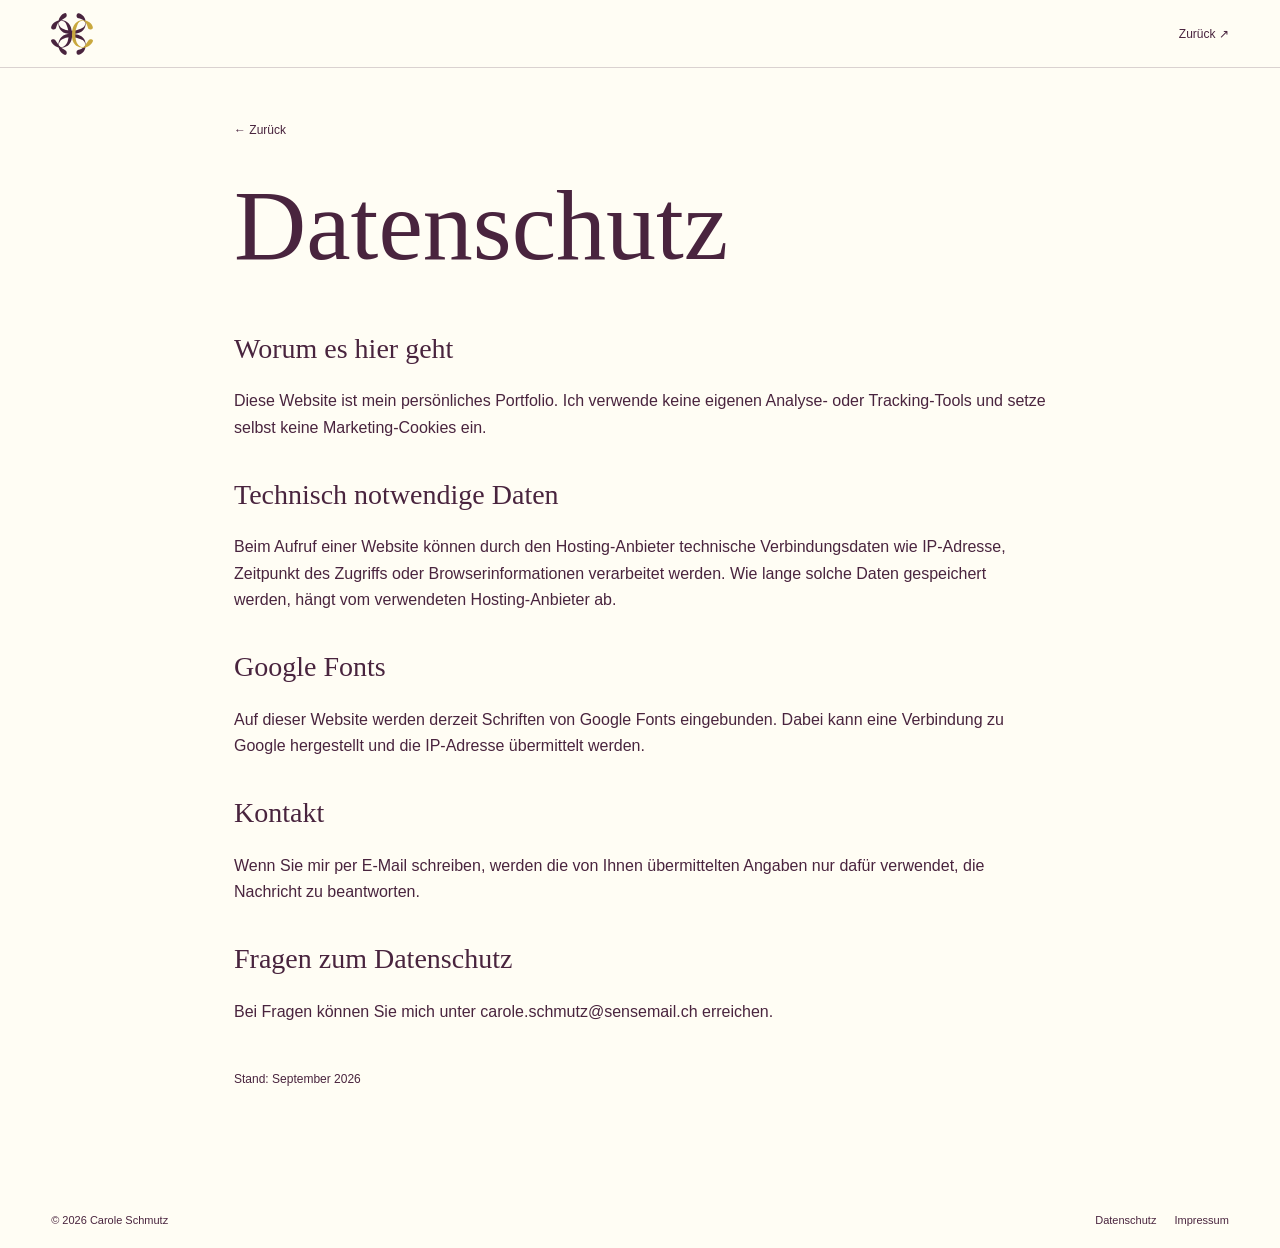
<file: datenschutz.html>
<!doctype html>
<html lang="de">
  <head>
    <meta charset="UTF-8" />
    <meta name="viewport" content="width=device-width,initial-scale=1" />
    <title>Datenschutz — Carole Schmutz</title>
    <link rel="stylesheet" href="style.css" />
  </head>
  <body>
    <header class="header">
      <a class="brand" href="index.html"
        ><img src="img/brand/logo_carole.svg" alt="Carole Logo"
      /></a>
      <div class="header-meta">
      </div>
      <a href="index.html" style="font-size: 12px">Zurück ↗</a>
    </header>
    <main class="legal-page">
      <a class="legal-back" href="index.html">← Zurück</a>
      <h1>Datenschutz</h1>

      <h2>Worum es hier geht</h2>
      <p>
        Diese Website ist mein persönliches Portfolio. Ich verwende keine
        eigenen Analyse- oder Tracking-Tools und setze selbst keine
        Marketing-Cookies ein.
      </p>

      <h2>Technisch notwendige Daten</h2>
      <p>
        Beim Aufruf einer Website können durch den Hosting-Anbieter technische
        Verbindungsdaten wie IP-Adresse, Zeitpunkt des Zugriffs oder
        Browserinformationen verarbeitet werden. Wie lange solche Daten
        gespeichert werden, hängt vom verwendeten Hosting-Anbieter ab.
      </p>

      <h2>Google Fonts</h2>
      <p>
        Auf dieser Website werden derzeit Schriften von Google Fonts
        eingebunden. Dabei kann eine Verbindung zu Google hergestellt und die
        IP-Adresse übermittelt werden. 
      </p>

      <h2>Kontakt</h2>
      <p>
        Wenn Sie mir per E-Mail schreiben, werden die von Ihnen übermittelten
        Angaben nur dafür verwendet, die Nachricht zu beantworten.
      </p>

      <h2>Fragen zum Datenschutz</h2>
      <p>
        Bei Fragen können Sie mich unter
        <a href="mailto:carole.schmutz@sensemail.ch">carole.schmutz@sensemail.ch</a>
        erreichen.
      </p>

      <p class="legal-note">Stand: September 2026</p>
    </main>

    <footer>
      <span>© 2026 Carole Schmutz</span>
      <div>
        <a href="datenschutz.html">Datenschutz</a
        ><a href="impressum.html">Impressum</a>
      </div>
    </footer>

  </body>
</html>
</file>
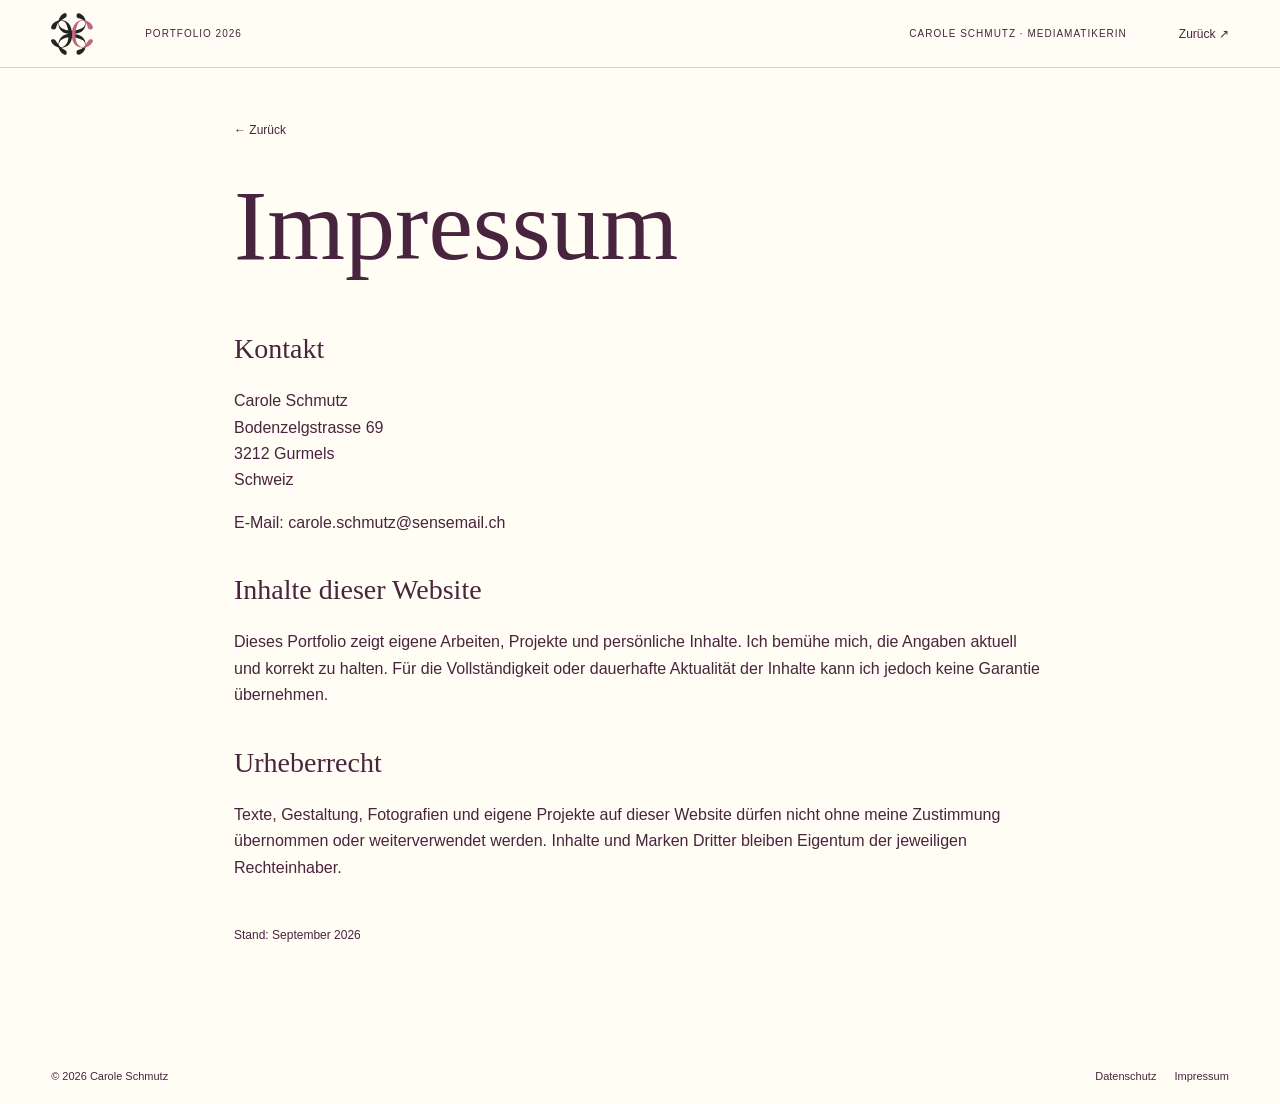
<file: impressum.html>
<!doctype html>
<html lang="de">
  <head>
    <meta charset="UTF-8" />
    <meta name="viewport" content="width=device-width,initial-scale=1" />
    <title>Impressum — Carole Schmutz</title>
    <link rel="stylesheet" href="style.css" />
  </head>
  <body>
    <header class="header">
      <a class="brand" href="index.html"
        ><img src="img/brand/logo-carole.svg" alt="Carole Logo"
      /></a>
      <div class="header-meta">
        <span>Portfolio 2026</span><span>Carole Schmutz · Mediamatikerin</span>
      </div>
      <a href="index.html" style="font-size: 12px">Zurück ↗</a>
    </header>
    <main class="legal-page">
      <a class="legal-back" href="index.html">← Zurück</a>
      <h1>Impressum</h1>

      <h2>Kontakt</h2>
      <p>
        Carole Schmutz<br/>
        Bodenzelgstrasse 69<br/>
        3212 Gurmels<br/>
        Schweiz
      </p>

      <p>
        E-Mail:
        <a href="mailto:carole.schmutz@sensemail.ch">carole.schmutz@sensemail.ch
        </a>
      </p>

      <h2>Inhalte dieser Website</h2>
      <p>
        Dieses Portfolio zeigt eigene Arbeiten, Projekte und persönliche
        Inhalte. Ich bemühe mich, die Angaben aktuell und korrekt zu halten. Für
        die Vollständigkeit oder dauerhafte Aktualität der Inhalte kann ich
        jedoch keine Garantie übernehmen.
      </p>

      <h2>Urheberrecht</h2>
      <p>
        Texte, Gestaltung, Fotografien und eigene Projekte auf dieser Website
        dürfen nicht ohne meine Zustimmung übernommen oder weiterverwendet
        werden. Inhalte und Marken Dritter bleiben Eigentum der jeweiligen
        Rechteinhaber.
      </p>

      <p class="legal-note">Stand: September 2026</p>
    </main>

    <footer>
      <span>© 2026 Carole Schmutz</span>
      <div>
        <a href="datenschutz.html">Datenschutz</a>
        <a href="impressum.html">Impressum</a>
      </div>
    </footer>

  </body>
</html>
</file>
<file: style.css>
:root {
  --bg: #fffdf4;
  --yellow: #f2e6b1;
  --bloom: #49243e;
  --paper: #fffaf0;
  --line: rgba(73, 36, 62, 0.2);
  --max: 1380px;
  --pad: 4vw;
}

* {
  box-sizing: border-box;
}

html {
  scroll-behavior: smooth;
}

body {
  margin: 0;
  background: var(--bg);
  color: var(--bloom);
  font-family: "Urbanist", sans-serif;
}

body.lock {
  overflow: hidden;
}

img {
  display: block;
  width: 100%;
}

a {
  color: inherit;
  text-decoration: none;
}

button {
  font: inherit;
  color: inherit;
}

/* =========================================================
   HEADER
   HOME + PROJEKTSEITEN IDENTISCH
   ========================================================= */

.header,
.project-header {
  position: fixed;
  z-index: 60;
  top: 0;
  left: 0;
  right: 0;
  height: 68px;
  padding: 9px var(--pad);
  display: flex;
  align-items: center;
  gap: 26px;
  background: rgba(255, 253, 244, 0.9);
  backdrop-filter: blur(12px);
  border-bottom: 1px solid var(--line);
}

.header .brand,
.project-header .brand {
  display: block;
  flex: 0 0 auto;
  line-height: 0;
}

.header .brand img,
.project-header .brand img {
  display: block;
  width: 42px;
  height: 42px;
  object-fit: contain;
}

.header-meta {
  flex: 1;
  min-width: 0;
  margin: 0 26px;
  display: flex;
  justify-content: space-between;
  font-size: 10px;
  text-transform: uppercase;
  letter-spacing: 0.1em;
}

/* =========================================================
   BURGER
   ========================================================= */

.header .burger,
.project-header .burger,
.burger {
  position: relative;
  width: 38px;
  height: 38px;
  flex: 0 0 38px;
  margin-left: auto;
  padding: 0;
  border: 1px solid var(--bloom);
  border-radius: 50%;
  background: transparent;
  cursor: pointer;
  transition: background 0.2s ease;
}

.header .burger:hover,
.project-header .burger:hover,
.burger:hover {
  background: var(--yellow);
}

.header .burger i,
.project-header .burger i,
.burger i {
  position: absolute;
  left: 9px;
  width: 18px;
  height: 1px;
  background: var(--bloom);
  transition: 0.25s;
}

.header .burger i:first-child,
.project-header .burger i:first-child,
.burger i:first-child {
  top: 14px;
}

.header .burger i:last-child,
.project-header .burger i:last-child,
.burger i:last-child {
  top: 22px;
}

.header .burger[aria-expanded="true"] i:first-child,
.project-header .burger[aria-expanded="true"] i:first-child,
.burger[aria-expanded="true"] i:first-child {
  top: 18px;
  transform: rotate(45deg);
}

.header .burger[aria-expanded="true"] i:last-child,
.project-header .burger[aria-expanded="true"] i:last-child,
.burger[aria-expanded="true"] i:last-child {
  top: 18px;
  transform: rotate(-45deg);
}

/* =========================================================
   BURGER MENU
   ========================================================= */

.menu {
  position: fixed;
  z-index: 55;
  inset: 0;
  padding: 86px var(--pad) 30px;
  background: var(--bloom);
  color: var(--yellow);
  transform: translateY(-105%);
  transition: 0.45s cubic-bezier(0.77, 0, 0.18, 1);
}

.menu.open {
  transform: none;
}

.menu nav {
  width: 100%;
  max-width: var(--max);
  min-height: calc(100vh - 170px);
  margin: 0 auto;
  display: flex;
  flex-direction: column;
  justify-content: center;
}

.menu nav a {
  width: 100%;
  display: grid;
  grid-template-columns: 70px minmax(0, 1fr);
  align-items: center;
  padding: 10px 0;
  border-bottom: 1px solid rgba(242, 230, 177, 0.3);
  font-family: Georgia, serif;
  font-size: clamp(48px, 5.7vw, 90px);
  line-height: 0.95;
}

.menu nav a:first-child {
  border-top: 1px solid rgba(242, 230, 177, 0.3);
}

.menu nav a span {
  font-family: "Urbanist", sans-serif;
  font-size: 10px;
  line-height: 1;
  letter-spacing: 0.1em;
  text-transform: uppercase;
}

.menu nav a:hover {
  font-style: italic;
}

.menu-foot {
  position: absolute;
  left: 50%;
  bottom: 28px;
  width: 100%;
  max-width: var(--max);
  padding: 0 var(--pad);
  transform: translateX(-50%);
  display: flex;
  justify-content: space-between;
  gap: 24px;
  font-size: 11px;
}

/* =========================================================
   SECTIONS
   ========================================================= */

.section {
  position: relative;
  max-width: var(--max);
  margin: auto;
  padding: 124px var(--pad);
}

.section::before {
  content: "";
  position: absolute;
  top: 0;
  left: 50%;
  width: 100vw;
  height: 1px;
  background: var(--line);
  transform: translateX(-50%);
}

/* =========================================================
   HERO
   ========================================================= */

.hero {
  position: relative;
  min-height: 100vh;
  padding: 96px var(--pad) 45px;
  border-bottom: 1px solid var(--line);
}

.hero-top {
  position: relative;
  max-width: var(--max);
  width: 100%;
  margin: 0 auto 36px;
  padding-bottom: 10px;
  display: flex;
  justify-content: space-between;
  align-items: center;
  font-size: 10px;
  text-transform: uppercase;
  letter-spacing: 0.08em;
}

.hero-top::after {
  content: "";
  position: absolute;
  left: 0;
  bottom: 0;
  width: 100%;
  height: 1px;
  background: var(--line);
}

.hero-grid {
  position: relative;
  max-width: var(--max);
  min-height: calc(100vh - 150px);
  margin: auto;
  display: grid;
  grid-template-columns: minmax(0, 1fr) minmax(560px, 0.95fr);
  align-items: center;
  gap: 56px;
}

.hero-copy {
  position: relative;
  z-index: 3;
}

.hero h1 {
  position: relative;
  z-index: 4;
  width: max-content;
  margin: 0 0 32px;
  font-family: Georgia, serif;
  font-size: clamp(74px, 10vw, 154px);
  font-weight: 400;
  line-height: 0.78;
  letter-spacing: -0.07em;
  white-space: nowrap;
}

.hero h1 span {
  font-style: italic;
}

.intro {
  max-width: 700px;
  font-size: clamp(18px, 1.7vw, 25px);
  line-height: 1.35;
}

.hero-links {
  display: flex;
  gap: 8px;
  margin-top: 28px;
}

.hero-links a,
.contact-links a {
  padding: 10px 15px;
  border: 1px solid currentColor;
  border-radius: 999px;
  font-size: 12px;
}

.portrait {
  position: relative;
  z-index: 1;
  width: 100%;
  max-width: 760px;
  margin: 0;
  justify-self: end;
}

.portrait img {
  width: 100%;
  aspect-ratio: 16 / 9;
  object-fit: cover;
}

.portrait figcaption,
.about-photo figcaption {
  margin-top: 7px;
  font-size: 10px;
  text-align: right;
}

/* =========================================================
   SECTION HEAD
   ========================================================= */

.section-head {
  display: grid;
  grid-template-columns: 1fr minmax(250px, 420px);
  gap: 30px;
  align-items: end;
  margin-bottom: 34px;
}

.section-head > div {
  display: flex;
  align-items: baseline;
  gap: 14px;
}

.section-head h2 {
  margin: 0;
  font-family: Georgia, serif;
  font-size: clamp(38px, 4vw, 62px);
  font-weight: 400;
  line-height: 0.95;
}

.section-head p {
  margin: 0;
  font-size: 14px;
  line-height: 1.5;
}

.num,
.eyebrow {
  font-size: 10px;
  text-transform: uppercase;
  letter-spacing: 0.12em;
}

/* =========================================================
   WORK
   ========================================================= */

.tabs {
  display: flex;
  gap: 9px;
  align-items: flex-end;
  margin-bottom: 28px;
}

.tab {
  padding: 10px 20px;
  border: 1px solid var(--line);
  border-radius: 999px;
  background: transparent;
  cursor: pointer;
  font-size: 12px;
}

.tab.active {
  background: var(--bloom);
  color: var(--bg);
}

.tab-line {
  display: none;
}

.work-grid {
  display: grid;
  grid-template-columns: repeat(3, minmax(0, 1fr));
  gap: 34px 20px;
}

.card.hidden {
  display: none;
}

.card-open {
  position: relative;
  width: 100%;
  padding: 0;
  border: 0;
  background: none;
  text-align: left;
  cursor: pointer;
}

.card-open > img {
  aspect-ratio: 4 / 3;
  object-fit: cover;
  background: #eee;
  transition: transform 0.35s;
}

.card-open:hover > img {
  transform: translateY(-4px);
}

.card-open::before {
  content: "ANSEHEN";
  position: absolute;
  z-index: 2;
  left: 50%;
  top: calc((100% - 50px) / 2);
  padding: 15px 18px;
  background: var(--bloom);
  color: var(--bg);
  border-radius: 999px;
  transform: translate(-50%, -50%) scale(0.9);
  font-size: 10px;
  letter-spacing: 0.08em;
  opacity: 0;
  pointer-events: none;
  transition: 0.25s;
}

.card-open:hover::before {
  opacity: 1;
  transform: translate(-50%, -50%) scale(1);
}

.card-open > span {
  display: block;
  padding-top: 11px;
}

.card-open b,
.card-open small {
  display: block;
}

.card-open b {
  font-size: 15px;
}

.card-open small {
  margin-top: 4px;
  font-size: 11px;
}

.card-open em {
  float: right;
  margin-top: -34px;
  font-family: Georgia, serif;
  font-size: 20px;
  font-style: normal;
}

/* =========================================================
   STATEMENT
   ========================================================= */

.statement {
  padding: 92px max(var(--pad), calc((100vw - var(--max)) / 2 + var(--pad)));
  display: grid;
  grid-template-columns: 1fr;
  background: var(--yellow);
  color: var(--bloom);
  border-top: 1px solid var(--bloom);
  border-bottom: 1px solid var(--bloom);
}

.statement strong {
  width: 100%;
  max-width: 1050px;
  margin: 0 auto;
  font-family: Georgia, serif;
  font-size: clamp(34px, 4.3vw, 60px);
  font-weight: 400;
  line-height: 1.05;
  text-align: center;
}

/* =========================================================
   VISION
   ========================================================= */

.vision-grid {
  display: grid;
  grid-template-columns: repeat(3, 1fr);
  gap: 32px;
}

.vision-grid article,
.vision-grid article + article {
  padding: 18px 0 0;
  border-top: 1px solid var(--bloom);
}

.vision-grid span {
  font-size: 10px;
}

.vision-grid h3 {
  margin: 32px 0 12px;
  font-family: Georgia, serif;
  font-size: 28px;
  font-weight: 400;
}

.vision-grid p {
  font-size: 14px;
  line-height: 1.55;
}

/* =========================================================
   PHOTOGRAPHY
   ========================================================= */

.photo {
  position: relative;
  overflow: visible;
  max-width: none;
  padding: 124px 0;
}

.photo > .section-head {
  max-width: var(--max);
  margin-left: auto;
  margin-right: auto;
  padding-left: var(--pad);
  padding-right: var(--pad);
}

.photo-marquee {
  width: 100%;
  margin: 0 0 16px;
  overflow: hidden;
}

.track {
  display: flex;
  width: max-content;
  gap: 0;
  will-change: transform;
  animation: photoLoop 35s linear infinite;
}

.track-set {
  display: flex;
  flex-shrink: 0;
  gap: 14px;
  padding-right: 14px;
}

.reverse .track {
  animation-direction: reverse;
  animation-duration: 35s;
}

.photo-marquee:hover .track {
  animation-play-state: paused;
}

.gallery-img {
  padding: 0;
  border: 0;
  background: none;
  cursor: zoom-in;
  flex-shrink: 0;
}

.gallery-img img {
  width: clamp(280px, 30vw, 500px);
  height: 350px;
  object-fit: cover;
}

.track-set .gallery-img:nth-child(3n) img {
  width: 250px;
}

@keyframes photoLoop {
  from {
    transform: translateX(0);
  }

  to {
    transform: translateX(-50%);
  }
}

/* =========================================================
   TICKER
   ========================================================= */

/* =========================================================
   TEXT TICKER
   ========================================================= */

/* =========================================================
   TEXT TICKER
   ========================================================= */

.ticker {
  width: 100%;
  overflow: hidden;
  border-top: 1px solid var(--line);
  border-bottom: 1px solid var(--line);
  padding: 15px 0;
}

.ticker-track {
  display: flex;
  align-items: center;
  width: max-content;
  white-space: nowrap;
  animation: textTickerMove 22s linear infinite;
  will-change: transform;
}

.ticker-track span {
  display: block;
  flex-shrink: 0;
  font-family: Georgia, serif;
  font-size: 17px;
  font-style: italic;
  line-height: 1;
  color: var(--bloom);
}

@keyframes textTickerMove {
  from {
    transform: translateX(0);
  }
  to {
    transform: translateX(-25%);
  }
}

/* =========================================================
   PROCESS
   ========================================================= */

.process {
  background: var(--bg);
  max-width: none;
  padding-left: max(var(--pad), calc((100vw - var(--max)) / 2 + var(--pad)));
  padding-right: max(var(--pad), calc((100vw - var(--max)) / 2 + var(--pad)));
  border-top: 1px solid var(--line);
  border-bottom: 1px solid var(--line);
}

.steps {
  display: grid;
  grid-template-columns: repeat(4, 1fr);
  gap: 32px;
}

.steps article {
  min-height: 160px;
  padding: 18px 0 0;
  border-top: 1px solid var(--bloom);
}

.steps span {
  font-size: 10px;
}

.steps h3 {
  margin: 30px 0 12px;
  font-family: Georgia, serif;
  font-size: 25px;
  font-weight: 400;
}

.steps p {
  margin: 0;
  font-size: 13px;
  line-height: 1.5;
}

.process-peeks {
  min-height: 235px;
  margin-top: 42px;
  display: flex;
  align-items: flex-end;
  gap: 22px;
}

.process-peeks figure {
  width: clamp(205px, 17vw, 275px);
  margin: 0;
  padding: 9px 9px 11px;
  background: var(--paper);
  border: 1px solid var(--line);
  box-shadow: 2px 3px 0 rgba(73, 36, 62, 0.08);
  transform: rotate(-1.5deg);
}

.process-peeks figure:nth-child(2) {
  width: clamp(190px, 16vw, 255px);
  transform: rotate(1.5deg);
}

.process-peeks figure:nth-child(3) {
  width: clamp(220px, 18vw, 295px);
  transform: rotate(-0.5deg);
}

.process-peeks img {
  aspect-ratio: 4 / 3;
  object-fit: cover;
}

.process-peeks figcaption {
  margin-top: 8px;
  font-size: 10px;
}

/* =========================================================
   SKILLS
   ========================================================= */

.skills-grid {
  display: grid;
  grid-template-columns: repeat(3, 1fr);
  gap: 18px;
}

.skills-grid article {
  padding-top: 18px;
  border-top: 1px solid var(--bloom);
}

.skills-grid h3 {
  margin: 0 0 20px;
  font-family: Georgia, serif;
  font-size: 30px;
  font-weight: 400;
}

.skills-grid article div {
  display: flex;
  gap: 7px;
  flex-wrap: wrap;
}

.skills-grid span {
  padding: 8px 11px;
  border: 1px solid var(--bloom);
  border-radius: 999px;
  font-size: 11px;
  transition: 0.2s;
}

.skills-grid span:hover {
  background: var(--bloom);
  color: var(--bg);
  transform: translateY(-2px);
}

/* =========================================================
   ABOUT
   ========================================================= */

.about {
  position: relative;
  display: grid;
  grid-template-columns: 0.9fr 1.1fr;
  gap: 6vw;
  align-items: center;
}

.about-photo {
  margin: 0;
}

.about-photo img {
  max-height: 720px;
  aspect-ratio: 4 / 5;
  object-fit: cover;
}

.about-copy h2 {
  margin: 12px 0 22px;
  font-family: Georgia, serif;
  font-size: clamp(44px, 5.5vw, 76px);
  font-weight: 400;
}

.about-copy p {
  max-width: 760px;
  font-size: 16px;
  line-height: 1.62;
}

.about-copy .lead {
  font-size: 23px;
  line-height: 1.4;
}

/* =========================================================
   TIMELINE
   ========================================================= */

.timeline {
  position: relative;
  max-width: 1060px;
  margin: 20px auto 0;
}

.timeline::before {
  content: "";
  position: absolute;
  left: 145px;
  top: 0;
  bottom: 0;
  width: 1px;
  background: var(--bloom);
}

.timeline article {
  display: grid;
  grid-template-columns: 120px 50px 1fr;
  padding: 0 0 48px;
}

.timeline .year {
  padding-top: 5px;
  text-align: right;
  font-size: 12px;
  font-weight: 700;
}

.timeline .dot {
  position: relative;
}

.timeline .dot::before {
  content: "";
  position: absolute;
  top: 6px;
  left: 25px;
  width: 9px;
  height: 9px;
  border: 3px solid var(--bg);
  border-radius: 50%;
  outline: 1px solid var(--bloom);
  background: var(--yellow);
  transform: translateX(-50%);
}

.timeline h3 {
  margin: 0 0 8px;
  font-family: Georgia, serif;
  font-size: 30px;
  font-weight: 400;
}

.timeline p {
  max-width: 720px;
  margin: 0;
  font-size: 14px;
  line-height: 1.55;
}

/* =========================================================
   FAQ
   ========================================================= */

.faq {
  display: grid;
  grid-template-columns: 0.75fr 1.25fr;
  gap: 7vw;
}

.faq-heading h2 {
  margin: 10px 0 15px;
  font-family: Georgia, serif;
  font-size: clamp(54px, 7vw, 92px);
  font-weight: 400;
}

.faq-heading p {
  max-width: 330px;
  line-height: 1.55;
}

.faq-list {
  border-top: 1px solid var(--bloom);
}

.faq-item {
  border-bottom: 1px solid var(--bloom);
}

.faq-question {
  width: 100%;
  padding: 20px 0;
  display: grid;
  grid-template-columns: 48px 1fr auto;
  gap: 14px;
  align-items: center;
  border: 0;
  background: none;
  text-align: left;
  cursor: pointer;
}

.faq-num {
  width: 38px;
  height: 38px;
  display: grid;
  place-items: center;
  border: 1px solid var(--yellow);
  border-radius: 50%;
  font-size: 10px;
}

.faq-label {
  font-family: Georgia, serif;
  font-size: 23px;
  font-weight: 700;
}

.faq-plus {
  font-size: 24px;
  transition: 0.25s;
}

.faq-question[aria-expanded="true"] .faq-plus {
  transform: rotate(45deg);
}

.faq-item.open .faq-num {
  background: var(--yellow);
  color: var(--bloom);
  transform: rotate(-8deg);
}

.faq-answer {
  display: grid;
  grid-template-rows: 0fr;
  transition: 0.3s;
}

.faq-answer > p {
  max-width: 680px;
  margin: 0;
  overflow: hidden;
  font-size: 14px;
  line-height: 1.55;
}

.faq-item.open .faq-answer {
  grid-template-rows: 1fr;
}

.faq-item.open .faq-answer > p {
  padding: 0 0 20px;
}

/* =========================================================
   CONTACT
   ========================================================= */

.contact {
  position: relative;
  padding: 112px max(var(--pad), calc((100vw - var(--max)) / 2 + var(--pad)));
  background: var(--bloom);
  color: var(--yellow);
}

.contact h2 {
  margin: 18px 0 20px;
  font-family: Georgia, serif;
  font-size: clamp(48px, 7vw, 96px);
  font-weight: 400;
  line-height: 0.95;
}

.contact-copy {
  margin-bottom: 30px;
  font-size: 17px;
}

.contact-links {
  display: flex;
  gap: 8px;
  flex-wrap: wrap;
}

/* =========================================================
   FOOTER
   ========================================================= */

footer {
  max-width: var(--max);
  margin: auto;
  padding: 22px var(--pad);
  display: flex;
  justify-content: space-between;
  font-size: 11px;
}

footer div {
  display: flex;
  gap: 18px;
}

/* =========================================================
   OLD HOME LIGHTBOX
   ========================================================= */

.lightbox {
  position: fixed;
  z-index: 120;
  inset: 0;
  padding: 60px 90px;
  display: none;
  align-items: center;
  justify-content: center;
  background: rgba(73, 36, 62, 0.97);
}

.lightbox.open {
  display: flex;
}

.lightbox img {
  max-width: 90vw;
  max-height: 86vh;
  object-fit: contain;
}

.lightbox-close {
  position: fixed;
  z-index: 105;
  top: 18px;
  right: 22px;
  width: 42px;
  height: 42px;
  border: 1px solid var(--bloom);
  border-radius: 50%;
  background: var(--yellow);
  font-size: 25px;
  cursor: pointer;
}

.lightbox-prev,
.lightbox-next {
  position: fixed;
  top: 50%;
  width: 44px;
  height: 44px;
  border: 1px solid var(--yellow);
  border-radius: 50%;
  background: transparent;
  color: var(--yellow);
  transform: translateY(-50%);
  font-size: 20px;
  cursor: pointer;
}

.lightbox-prev {
  left: 24px;
}

.lightbox-next {
  right: 24px;
}

/* =========================================================
   LEGAL
   ========================================================= */

.legal-page {
  max-width: 860px;
  margin: 0 auto;
  padding: 120px 24px 90px;
}

.legal-back {
  font-size: 12px;
}

.legal-page h1 {
  margin: 30px 0 50px;
  font-family: Georgia, serif;
  font-size: clamp(55px, 8vw, 100px);
  font-weight: 400;
}

.legal-page h2 {
  margin-top: 38px;
  font-family: Georgia, serif;
  font-size: 28px;
  font-weight: 400;
}

.legal-page p {
  line-height: 1.65;
}

.legal-note {
  margin-top: 45px;
  font-size: 12px;
}

/* =========================================================
   SKETCH STICKERS
   ========================================================= */

.doodle {
  display: none !important;
}

.sketch-sticker {
  position: absolute;
  z-index: 6;
  width: clamp(56px, 5vw, 82px);
  pointer-events: none;
  transform: rotate(var(--sticker-rotate, -4deg));
  animation: stickerFloat 5.8s ease-in-out infinite;
}

.sketch-sticker img {
  width: 100%;
  height: auto;
  filter: drop-shadow(2px 0 0 #fff) drop-shadow(-2px 0 0 #fff)
    drop-shadow(0 2px 0 #fff) drop-shadow(0 -2px 0 #fff)
    drop-shadow(2px 2px 0 #fff) drop-shadow(-2px -2px 0 #fff)
    drop-shadow(0 5px 5px rgba(73, 36, 62, 0.17));
}

.sketch-sticker--hero {
  --sticker-rotate: 7deg;
  right: 5.2%;
  top: 19%;
  width: clamp(68px, 6vw, 96px);
}

.sketch-sticker--about {
  --sticker-rotate: -7deg;
  right: 4.2%;
  top: 13%;
  animation-delay: -1.4s;
}

.sketch-sticker--contact {
  --sticker-rotate: -6deg;
  right: 7%;
  top: 18%;
  width: clamp(62px, 5vw, 84px);
  animation-delay: -0.8s;
}

.sketch-sticker--process {
  left: 12px;
  top: 68%;
  width: 58px;
  transform: rotate(-12deg);
}

@keyframes stickerFloat {
  0%,
  100% {
    translate: 0 0;
  }

  50% {
    translate: 0 -7px;
  }
}

/* =========================================================
   RESPONSIVE
   ========================================================= */

@media (max-width: 1100px) {
  .hero-grid {
    grid-template-columns: minmax(0, 1fr) minmax(400px, 0.9fr);
    gap: 32px;
  }

  .hero h1 {
    font-size: clamp(72px, 9vw, 120px);
  }
}

/* =========================================================
   TABLET
   ========================================================= */

@media (max-width: 900px) {
  :root {
    --pad: 20px;
  }

  .header,
  .project-header {
    height: 64px;
    padding: 8px 20px;
  }

  .header .brand img,
  .project-header .brand img {
    width: 40px;
    height: 40px;
  }

  .header-meta {
    display: none;
  }

  .burger {
    width: 38px;
    height: 38px;
    flex-basis: 38px;
  }

  /* MENU */

  .menu {
    padding: 78px 20px 24px;
  }

  .menu nav {
    min-height: calc(100dvh - 150px);
  }

  .menu nav a {
    grid-template-columns: 48px minmax(0, 1fr);
    padding: 10px 0;
    font-size: clamp(42px, 8vw, 64px);
  }

  .menu-foot {
    bottom: 22px;
    padding: 0 20px;
  }

  /* SECTIONS */

  .section {
    padding: 88px 20px;
  }

  .section-head {
    grid-template-columns: 1fr;
    gap: 18px;
    margin-bottom: 30px;
  }

  .section-head p {
    max-width: 600px;
  }

  /* HERO */

  .hero {
    min-height: auto;
    padding: 92px 20px 44px;
  }

  .hero-top {
    margin-bottom: 28px;
  }

  .hero-grid {
    min-height: auto;
    grid-template-columns: 1fr;
    gap: 38px;
  }

  .hero-copy {
    z-index: 2;
  }

  .hero h1 {
    width: auto;
    max-width: 100%;
    margin-bottom: 24px;
    font-size: clamp(72px, 14vw, 118px);
    line-height: 0.8;
    white-space: nowrap;
  }

  .intro {
    max-width: 650px;
    font-size: 20px;
  }

  .portrait {
    width: min(100%, 760px);
    max-width: none;
    justify-self: start;
  }

  /* WORK */

  .tabs {
    flex-wrap: wrap;
    align-items: center;
  }

  .work-grid {
    grid-template-columns: repeat(2, minmax(0, 1fr));
    gap: 30px 18px;
  }

  /* VISION + PROCESS + SKILLS */

  .vision-grid,
  .skills-grid {
    grid-template-columns: 1fr;
    gap: 30px;
  }

  .steps {
    grid-template-columns: repeat(2, minmax(0, 1fr));
    gap: 30px 22px;
  }

  .process {
    padding-left: 20px;
    padding-right: 20px;
  }

  .process-peeks {
    min-height: 0;
    margin-right: -20px;
    padding-right: 20px;
    padding-bottom: 12px;
    overflow-x: auto;
    overflow-y: hidden;
    scrollbar-width: none;
  }

  .process-peeks::-webkit-scrollbar {
    display: none;
  }

  /* PHOTOGRAPHY */

  .photo {
    padding: 88px 0;
  }

  .photo > .section-head {
    padding-left: 20px;
    padding-right: 20px;
  }

  .gallery-img img {
    width: clamp(250px, 48vw, 390px);
    height: 300px;
  }

  .gallery-img:nth-child(3n) img {
    width: clamp(220px, 40vw, 330px);
  }

  /* ABOUT */

  .about {
    grid-template-columns: 1fr;
    gap: 40px;
  }

  .about-photo {
    max-width: 620px;
  }

  .about-copy h2 {
    font-size: clamp(46px, 9vw, 70px);
  }

  /* TIMELINE */

  .timeline::before {
    left: 115px;
  }

  .timeline article {
    grid-template-columns: 90px 50px minmax(0, 1fr);
  }

  /* FAQ */

  .faq {
    grid-template-columns: 1fr;
    gap: 44px;
  }

  .faq-heading p {
    max-width: 550px;
  }

  /* CONTACT */

  .contact {
    padding: 88px 20px;
  }

  /* STICKER */

  .sketch-sticker--hero,
  .sketch-sticker--about,
  .sketch-sticker--contact {
    right: 24px;
  }
}

/* =========================================================
   MOBILE
   ========================================================= */

@media (max-width: 600px) {
  :root {
    --pad: 18px;
  }

  /* HEADER */

  .header,
  .project-header {
    height: 62px;
    padding: 8px 18px;
  }

  .header .brand img,
  .project-header .brand img {
    width: 38px;
    height: 38px;
  }

  .burger {
    width: 36px;
    height: 36px;
    flex-basis: 36px;
  }

  .burger i {
    left: 8px;
  }

  /* MENU */

  .menu {
    padding: 72px 18px 22px;
  }

  .menu nav {
    min-height: calc(100dvh - 135px);
    justify-content: center;
  }

  .menu nav a {
    grid-template-columns: 34px minmax(0, 1fr);
    padding: 8px 0;
    font-size: clamp(34px, 10.5vw, 48px);
    line-height: 0.95;
  }

  .menu nav a span {
    font-size: 8px;
  }

  .menu-foot {
    position: static;
    width: 100%;
    margin: 18px auto 0;
    padding: 0;
    transform: none;
    flex-direction: row;
    justify-content: space-between;
    gap: 12px;
    font-size: 10px;
  }

  /* SECTIONS */

  .section {
    padding: 70px 18px;
  }

  .section-head {
    gap: 14px;
    margin-bottom: 26px;
  }

  .section-head > div {
    gap: 10px;
  }

  .section-head h2 {
    font-size: clamp(36px, 11vw, 48px);
  }

  .section-head p {
    font-size: 13px;
  }

  /* HERO */

  .hero {
    padding: 82px 18px 36px;
  }

  .hero-top {
    margin-bottom: 22px;
    padding-bottom: 8px;
    font-size: 9px;
  }

  .hero-top span:last-child {
    display: none;
  }

  .hero-grid {
    display: flex;
    min-height: auto;
    flex-direction: column;
    gap: 30px;
  }

  .hero-copy {
    width: 100%;
    z-index: 2;
  }

  .hero h1 {
    width: 100%;
    max-width: 100%;
    margin: 0 0 22px;
    font-size: clamp(55px, 18.2vw, 78px);
    line-height: 0.82;
    letter-spacing: -0.075em;
    white-space: nowrap;
  }

  .intro {
    max-width: 100%;
    font-size: 18px;
    line-height: 1.4;
  }

  .hero-links {
    margin-top: 22px;
    flex-wrap: wrap;
  }

  .hero-links a,
  .contact-links a {
    padding: 9px 13px;
    font-size: 11px;
  }

  .portrait {
    width: 100%;
    max-width: none;
    margin: 0;
  }

  .portrait img {
    aspect-ratio: 4 / 3;
  }

  .portrait figcaption {
    font-size: 9px;
  }

  /* TICKER */

  .discipline-ticker {
    padding: 8px 0;
    font-size: 12px;
  }

  .ticker-track span {
    padding-right: 24px;
  }

  /* WORK */

  .tabs {
    margin-bottom: 24px;
    gap: 7px;
  }

  .tab {
    padding: 8px 14px;
    font-size: 11px;
  }

  .work-grid {
    grid-template-columns: 1fr;
    gap: 30px;
  }

  .card-open b {
    font-size: 14px;
  }

  .card-open em {
    font-size: 18px;
  }

  /* STATEMENT */

  .statement {
    padding: 62px 18px;
  }

  .statement strong {
    font-size: clamp(30px, 9vw, 42px);
    line-height: 1.08;
  }

  /* VISION */

  .vision-grid {
    gap: 28px;
  }

  .vision-grid h3 {
    margin-top: 24px;
    font-size: 26px;
  }

  /* PHOTOGRAPHY */

  .photo {
    padding: 70px 0;
  }

  .photo > .section-head {
    padding-left: 18px;
    padding-right: 18px;
  }

  .photo-marquee {
    margin-bottom: 10px;
  }

  .track {
    gap: 10px;
  }

  .gallery-img img {
    width: 235px;
    height: 265px;
  }

  .gallery-img:nth-child(3n) img {
    width: 190px;
  }

  /* PROCESS */

  .process {
    padding-left: 18px;
    padding-right: 18px;
  }

  .steps {
    grid-template-columns: 1fr;
    gap: 28px;
  }

  .steps article {
    min-height: 0;
  }

  .steps h3 {
    margin-top: 22px;
    font-size: 24px;
  }

  .process-peeks {
    margin-top: 32px;
    margin-right: -18px;
    padding-right: 18px;
  }

  .process-peeks figure,
  .process-peeks figure:nth-child(2),
  .process-peeks figure:nth-child(3) {
    flex: 0 0 auto;
    min-width: 205px;
    width: 205px;
  }

  /* SKILLS */

  .skills-grid {
    gap: 32px;
  }

  .skills-grid h3 {
    font-size: 27px;
  }

  /* ABOUT */

  .about {
    gap: 34px;
  }

  .about-photo {
    width: 100%;
  }

  .about-photo img {
    max-height: none;
  }

  .about-copy h2 {
    margin-bottom: 18px;
    font-size: clamp(42px, 13vw, 58px);
    line-height: 1;
  }

  .about-copy .lead {
    font-size: 20px;
  }

  .about-copy p {
    font-size: 15px;
  }

  /* TIMELINE */

  .timeline {
    margin-top: 10px;
  }

  .timeline::before {
    left: 19px;
  }

  .timeline article {
    grid-template-columns: 40px minmax(0, 1fr);
    padding-bottom: 38px;
  }

  .timeline .year {
    grid-column: 2;
    margin-bottom: 8px;
    padding-top: 0;
    text-align: left;
    font-size: 11px;
  }

  .timeline .dot {
    grid-column: 1;
    grid-row: 1 / 3;
  }

  .timeline .dot::before {
    left: 19px;
  }

  .timeline article > div:last-child {
    grid-column: 2;
  }

  .timeline h3 {
    font-size: 25px;
  }

  .timeline p {
    font-size: 13px;
  }

  /* FAQ */

  .faq {
    gap: 34px;
  }

  .faq-heading h2 {
    font-size: clamp(46px, 15vw, 66px);
  }

  .faq-question {
    grid-template-columns: 34px minmax(0, 1fr) 24px;
    gap: 10px;
    padding: 17px 0;
  }

  .faq-num {
    width: 30px;
    height: 30px;
    font-size: 8px;
  }

  .faq-label {
    font-size: 19px;
    line-height: 1.15;
  }

  .faq-plus {
    font-size: 21px;
  }

  .faq-answer > p {
    padding-right: 4px;
    font-size: 13px;
  }

  /* CONTACT */

  .contact {
    padding: 72px 18px;
  }

  .contact h2 {
    max-width: 100%;
    margin-top: 14px;
    font-size: clamp(42px, 13vw, 58px);
    line-height: 0.98;
  }

  .contact-copy {
    font-size: 15px;
  }

  .contact-links {
    gap: 7px;
  }

  /* FOOTER */

  footer {
    padding: 20px 18px;
    flex-direction: column;
    gap: 12px;
  }

  footer div {
    flex-wrap: wrap;
    gap: 12px;
  }

  /* LIGHTBOX */

  .lightbox {
    padding: 65px 16px 90px;
  }

  .lightbox img {
    max-width: 94vw;
    max-height: 75vh;
  }

  .lightbox-prev,
  .lightbox-next {
    top: auto;
    bottom: 20px;
    transform: none;
  }

  .lightbox-prev {
    left: calc(50% - 58px);
  }

  .lightbox-next {
    right: calc(50% - 58px);
  }

  /* STICKERS */

  .sketch-sticker {
    width: 50px;
  }

  .sketch-sticker--hero {
    top: 14%;
    right: 16px;
  }

  .sketch-sticker--about {
    right: 16px;
  }

  .sketch-sticker--contact {
    right: 16px;
    top: 12%;
  }

  .sketch-sticker--process {
    left: 4px;
    width: 46px;
  }
}

/* =========================================================
   VERY SMALL PHONES
   ========================================================= */

@media (max-width: 390px) {
  .hero h1 {
    font-size: 17.5vw;
  }

  .intro {
    font-size: 17px;
  }

  .menu nav a {
    font-size: 10vw;
  }

  .faq-label {
    font-size: 18px;
  }

  .contact h2 {
    font-size: 11.5vw;
  }
}

/* =========================================================
   REDUCED MOTION
   ========================================================= */

@media (prefers-reduced-motion: reduce) {
  .ticker-track,
  .track,
  .sketch-sticker {
    animation: none;
  }
}

/*--IPad--*/

@media (min-width: 601px) and (max-width: 900px) {
  .hero {
    min-height: auto;
    padding-top: 78px;
    padding-bottom: 36px;
  }

  .hero-top {
    margin-bottom: 20px;
  }

  .hero-grid {
    gap: 24px;
  }

  .hero h1 {
    margin-bottom: 20px;
  }

  .intro {
    margin-bottom: 0;
  }

  .portrait {
    width: 100%;
    max-width: none;
    justify-self: stretch;
  }

  .portrait img {
    width: 100%;
    aspect-ratio: 16 / 9;
    object-fit: cover;
  }
}

/*--404--/

/* =========================================================
   404 PAGE
   ========================================================= */

.error-page {
  min-height: 100vh;
  margin: 0;
  display: grid;
  place-items: center;
  background: var(--yellow);
  color: var(--bloom);
  overflow: hidden;
}

.error-wrap {
  width: min(90%, 1000px);
  text-align: center;
}

.error-kicker {
  margin: 0 0 10px;
  font-size: 11px;
  text-transform: uppercase;
  letter-spacing: 0.16em;
}

.error-wrap h1 {
  margin: 0;
  font-family: Georgia, serif;
  font-size: clamp(110px, 22vw, 300px);
  font-weight: 400;
  line-height: 0.82;
  letter-spacing: -0.07em;
}

.error-text {
  margin: 42px auto 0;
  max-width: 500px;
  font-size: clamp(17px, 2vw, 22px);
  line-height: 1.4;
}

.error-link {
  display: inline-block;
  margin-top: 28px;
  padding: 11px 16px;
  border: 1px solid var(--bloom);
  border-radius: 999px;
  font-size: 12px;
  transition:
    background 0.2s ease,
    color 0.2s ease,
    transform 0.2s ease;
}

.error-link:hover {
  background: var(--bloom);
  color: var(--yellow);
  transform: translateY(-2px);
}

@media (max-width: 600px) {
  .error-wrap {
    width: calc(100% - 36px);
  }

  .error-wrap h1 {
    font-size: 38vw;
  }

  .error-text {
    margin-top: 22px;
    font-size: 17px;
  }

  .error-link {
    margin-top: 24px;
  }
}


/* =========================================================
   PAGE LOADER
   ========================================================= */

.page-loader {
  position: fixed;
  z-index: 9999;
  inset: 0;
  display: grid;
  place-items: center;
  background: var(--yellow);
  color: var(--bloom);
  opacity: 1;
  visibility: visible;
  transition:
    opacity 0.45s ease,
    visibility 0.45s ease;
}

/* Loader verschwindet */

.page-loader.is-hidden {
  opacity: 0;
  visibility: hidden;
  pointer-events: none;
}

/* Gesamter Loader-Bereich */

.loader-wrap {
  position: relative;
  width: clamp(330px, 42vw, 520px);
  aspect-ratio: 1 / 1;
}

/* =========================================================
   PUNKTE / KREIS
   ========================================================= */

.loader-orbit {
  position: absolute;
  inset: 0;
  border-radius: 50%;
  animation: loaderOrbit 2s linear infinite;
}

/* Einzelne Punkte */

.orbit-dot {
  position: absolute;
  width: 8px;
  height: 8px;
  border-radius: 50%;
  background: var(--bloom);
  transform: translate(-50%, -50%);
}

/* Punkte gleichmässig auf dem Kreis verteilen */

.dot-1 {
  top: 0;
  left: 50%;
}

.dot-2 {
  top: 14.65%;
  left: 85.35%;
}

.dot-3 {
  top: 50%;
  left: 100%;
}

.dot-4 {
  top: 85.35%;
  left: 85.35%;
}

.dot-5 {
  top: 100%;
  left: 50%;
}

.dot-6 {
  top: 85.35%;
  left: 14.65%;
}

.dot-7 {
  top: 50%;
  left: 0;
}

.dot-8 {
  top: 14.65%;
  left: 14.65%;
}

/* NUR die Punkte drehen sich */

@keyframes loaderOrbit {
  from {
    transform: rotate(0deg);
  }
  to {
    transform: rotate(360deg);
  }
}

/* =========================================================
   TEXT
   ========================================================= */

.loader-content {
  position: absolute;
  z-index: 2;
  inset: 0;
  display: flex;
  flex-direction: column;
  align-items: center;
  justify-content: center;
  text-align: center;
}

/* PORTFOLIO */

.loader-content h2 {
  margin: 0;
  font-family: Georgia, serif;
  font-size: clamp(35px, 7vw, 70px);
  font-weight: 400;
  line-height: 0.85;
  letter-spacing: -0.06em;
  white-space: nowrap;
}

.loader-content h2 span {
  font-style: italic;
}

/* Carole Schmutz */

.loader-content p {
  margin: 16px 0 0;
  font-size: 13px;
  line-height: 1;
  letter-spacing: 0.08em;
}

/* LOADING */

.loader-content small {
  margin-top: 18px;
  font-size: 9px;
  font-weight: 600;
  line-height: 1;
  letter-spacing: 0.2em;
  text-transform: uppercase;
}

/* =========================================================
   MOBILE
   ========================================================= */

@media (max-width: 600px) {
  .loader-wrap {
    width: min(82vw, 360px);
  }
  .loader-content h2 {
    font-size: clamp(48px, 15vw, 68px);
  }
  .loader-content p {
    margin-top: 13px;
    font-size: 11px;
  }
  .loader-content small {
    margin-top: 15px;
    font-size: 8px;
  }
  .orbit-dot {
    width: 7px;
    height: 7px;
  }
}

/* =========================================================
   REDUCED MOTION
   ========================================================= */

@media (prefers-reduced-motion: reduce) {
  .loader-orbit {
    animation: none;
  }
}
</file>
